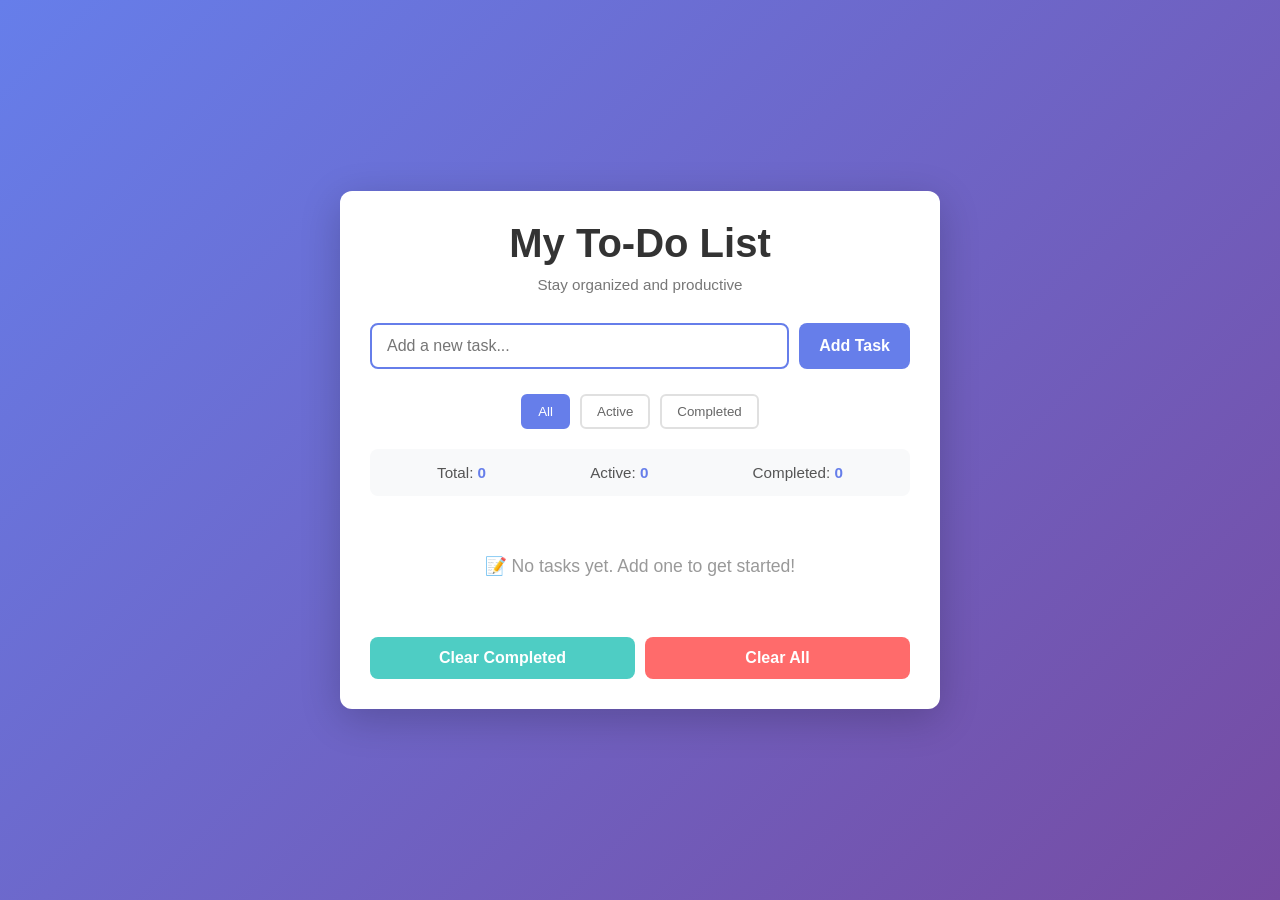
<file: index.html>
<!DOCTYPE html>
<html lang="en">
<head>
    <meta charset="UTF-8">
    <meta name="viewport" content="width=device-width, initial-scale=1.0">
    <title>To-Do List Application</title>
    <link rel="stylesheet" href="styles.css">
</head>
<body>
    <div class="container">
        <header>
            <h1>My To-Do List</h1>
            <p class="subtitle">Stay organized and productive</p>
        </header>

        <div class="input-section">
            <input 
                type="text" 
                id="todoInput" 
                placeholder="Add a new task..." 
                autofocus
            >
            <button id="addBtn" class="btn btn-primary">Add Task</button>
        </div>

        <div class="filter-section">
            <button class="filter-btn active" data-filter="all">All</button>
            <button class="filter-btn" data-filter="active">Active</button>
            <button class="filter-btn" data-filter="completed">Completed</button>
        </div>

        <div class="stats">
            <span>Total: <span id="totalCount">0</span></span>
            <span>Active: <span id="activeCount">0</span></span>
            <span>Completed: <span id="completedCount">0</span></span>
        </div>

        <ul id="todoList" class="todo-list">
            <!-- To-dos will be added here -->
        </ul>

        <div class="actions">
            <button id="clearCompleted" class="btn btn-secondary">Clear Completed</button>
            <button id="clearAll" class="btn btn-danger">Clear All</button>
        </div>
    </div>

    <script src="script.js"></script>
</body>
</html>
</file>
<file: styles.css>
* {
    margin: 0;
    padding: 0;
    box-sizing: border-box;
}

body {
    font-family: 'Segoe UI', Tahoma, Geneva, Verdana, sans-serif;
    background: linear-gradient(135deg, #667eea 0%, #764ba2 100%);
    min-height: 100vh;
    display: flex;
    justify-content: center;
    align-items: center;
    padding: 20px;
}

.container {
    background: white;
    border-radius: 12px;
    box-shadow: 0 10px 40px rgba(0, 0, 0, 0.2);
    max-width: 600px;
    width: 100%;
    padding: 30px;
}

header {
    text-align: center;
    margin-bottom: 30px;
}

header h1 {
    color: #333;
    font-size: 2.5em;
    margin-bottom: 10px;
}

.subtitle {
    color: #777;
    font-size: 0.95em;
}

.input-section {
    display: flex;
    gap: 10px;
    margin-bottom: 25px;
}

#todoInput {
    flex: 1;
    padding: 12px 15px;
    border: 2px solid #e0e0e0;
    border-radius: 8px;
    font-size: 1em;
    transition: border-color 0.3s;
}

#todoInput:focus {
    outline: none;
    border-color: #667eea;
}

.btn {
    padding: 12px 20px;
    border: none;
    border-radius: 8px;
    font-size: 1em;
    font-weight: 600;
    cursor: pointer;
    transition: all 0.3s;
}

.btn-primary {
    background: #667eea;
    color: white;
}

.btn-primary:hover {
    background: #5568d3;
    transform: translateY(-2px);
    box-shadow: 0 5px 15px rgba(102, 126, 234, 0.4);
}

.btn-secondary {
    background: #4ecdc4;
    color: white;
    flex: 1;
}

.btn-secondary:hover {
    background: #45b8b8;
}

.btn-danger {
    background: #ff6b6b;
    color: white;
    flex: 1;
}

.btn-danger:hover {
    background: #ee5a52;
}

.filter-section {
    display: flex;
    gap: 10px;
    justify-content: center;
    margin-bottom: 20px;
}

.filter-btn {
    padding: 8px 15px;
    border: 2px solid #e0e0e0;
    background: white;
    border-radius: 6px;
    cursor: pointer;
    transition: all 0.3s;
    font-weight: 500;
    color: #666;
}

.filter-btn:hover {
    border-color: #667eea;
    color: #667eea;
}

.filter-btn.active {
    background: #667eea;
    color: white;
    border-color: #667eea;
}

.stats {
    display: flex;
    justify-content: space-around;
    background: #f8f9fa;
    padding: 15px;
    border-radius: 8px;
    margin-bottom: 20px;
    font-size: 0.95em;
}

.stats span {
    color: #555;
}

.stats span span {
    font-weight: 700;
    color: #667eea;
}

.todo-list {
    list-style: none;
    margin-bottom: 20px;
    min-height: 50px;
}

.todo-item {
    display: flex;
    align-items: center;
    padding: 15px;
    background: #f8f9fa;
    border-radius: 8px;
    margin-bottom: 10px;
    transition: all 0.3s;
    gap: 12px;
}

.todo-item:hover {
    background: #f0f1f5;
    box-shadow: 0 2px 8px rgba(0, 0, 0, 0.1);
}

.todo-item.completed {
    opacity: 0.7;
}

.todo-item.completed .todo-text {
    text-decoration: line-through;
    color: #999;
}

.todo-item.hidden {
    display: none;
}

.checkbox {
    width: 20px;
    height: 20px;
    cursor: pointer;
    accent-color: #667eea;
}

.todo-text {
    flex: 1;
    color: #333;
    font-size: 1em;
    word-break: break-word;
}

.delete-btn {
    background: #ff6b6b;
    color: white;
    border: none;
    padding: 6px 12px;
    border-radius: 6px;
    cursor: pointer;
    font-size: 0.9em;
    transition: all 0.3s;
}

.delete-btn:hover {
    background: #ee5a52;
    transform: scale(1.05);
}

.actions {
    display: flex;
    gap: 10px;
}

.empty-state {
    text-align: center;
    padding: 40px 20px;
    color: #999;
}

.empty-state p {
    font-size: 1.1em;
}

@media (max-width: 600px) {
    .container {
        padding: 20px;
    }

    header h1 {
        font-size: 2em;
    }

    .input-section {
        flex-direction: column;
    }

    .btn-primary {
        width: 100%;
    }

    .filter-section {
        flex-wrap: wrap;
    }

    .stats {
        flex-direction: column;
        gap: 10px;
    }
}
</file>
